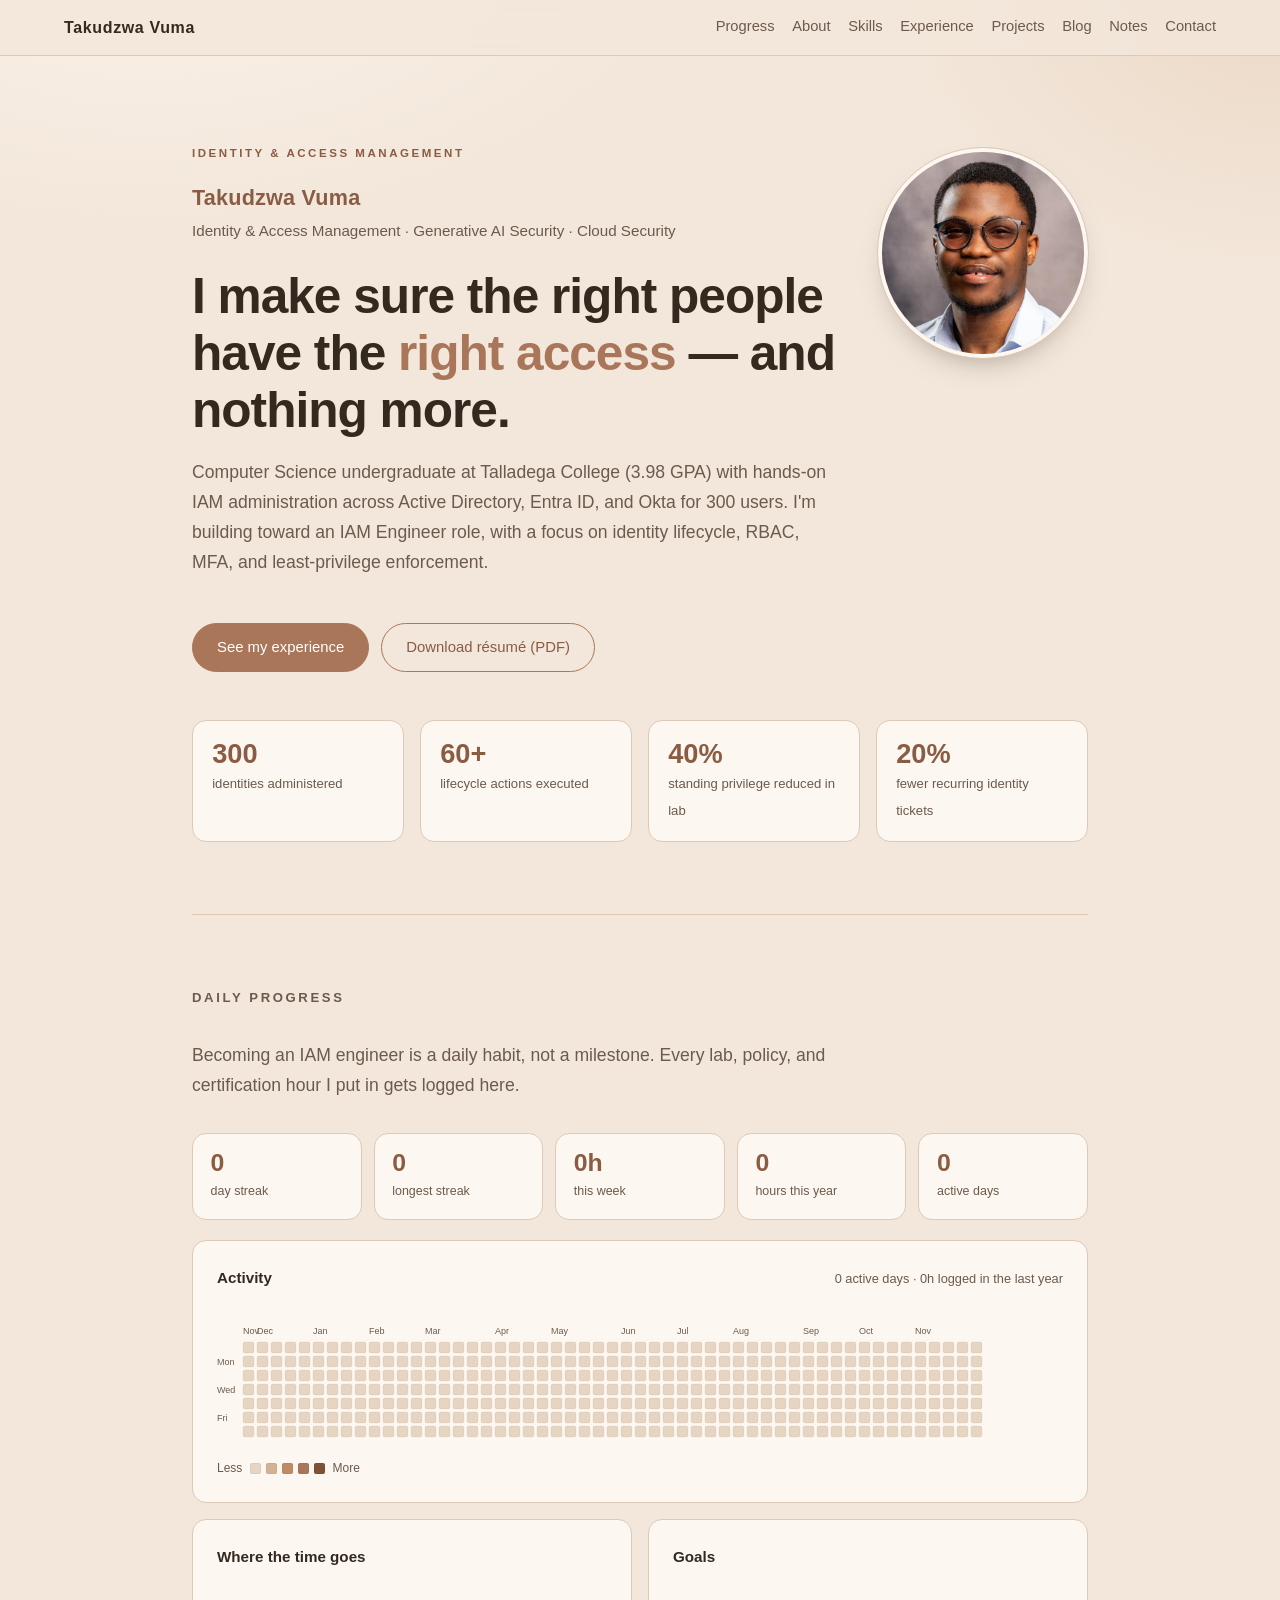
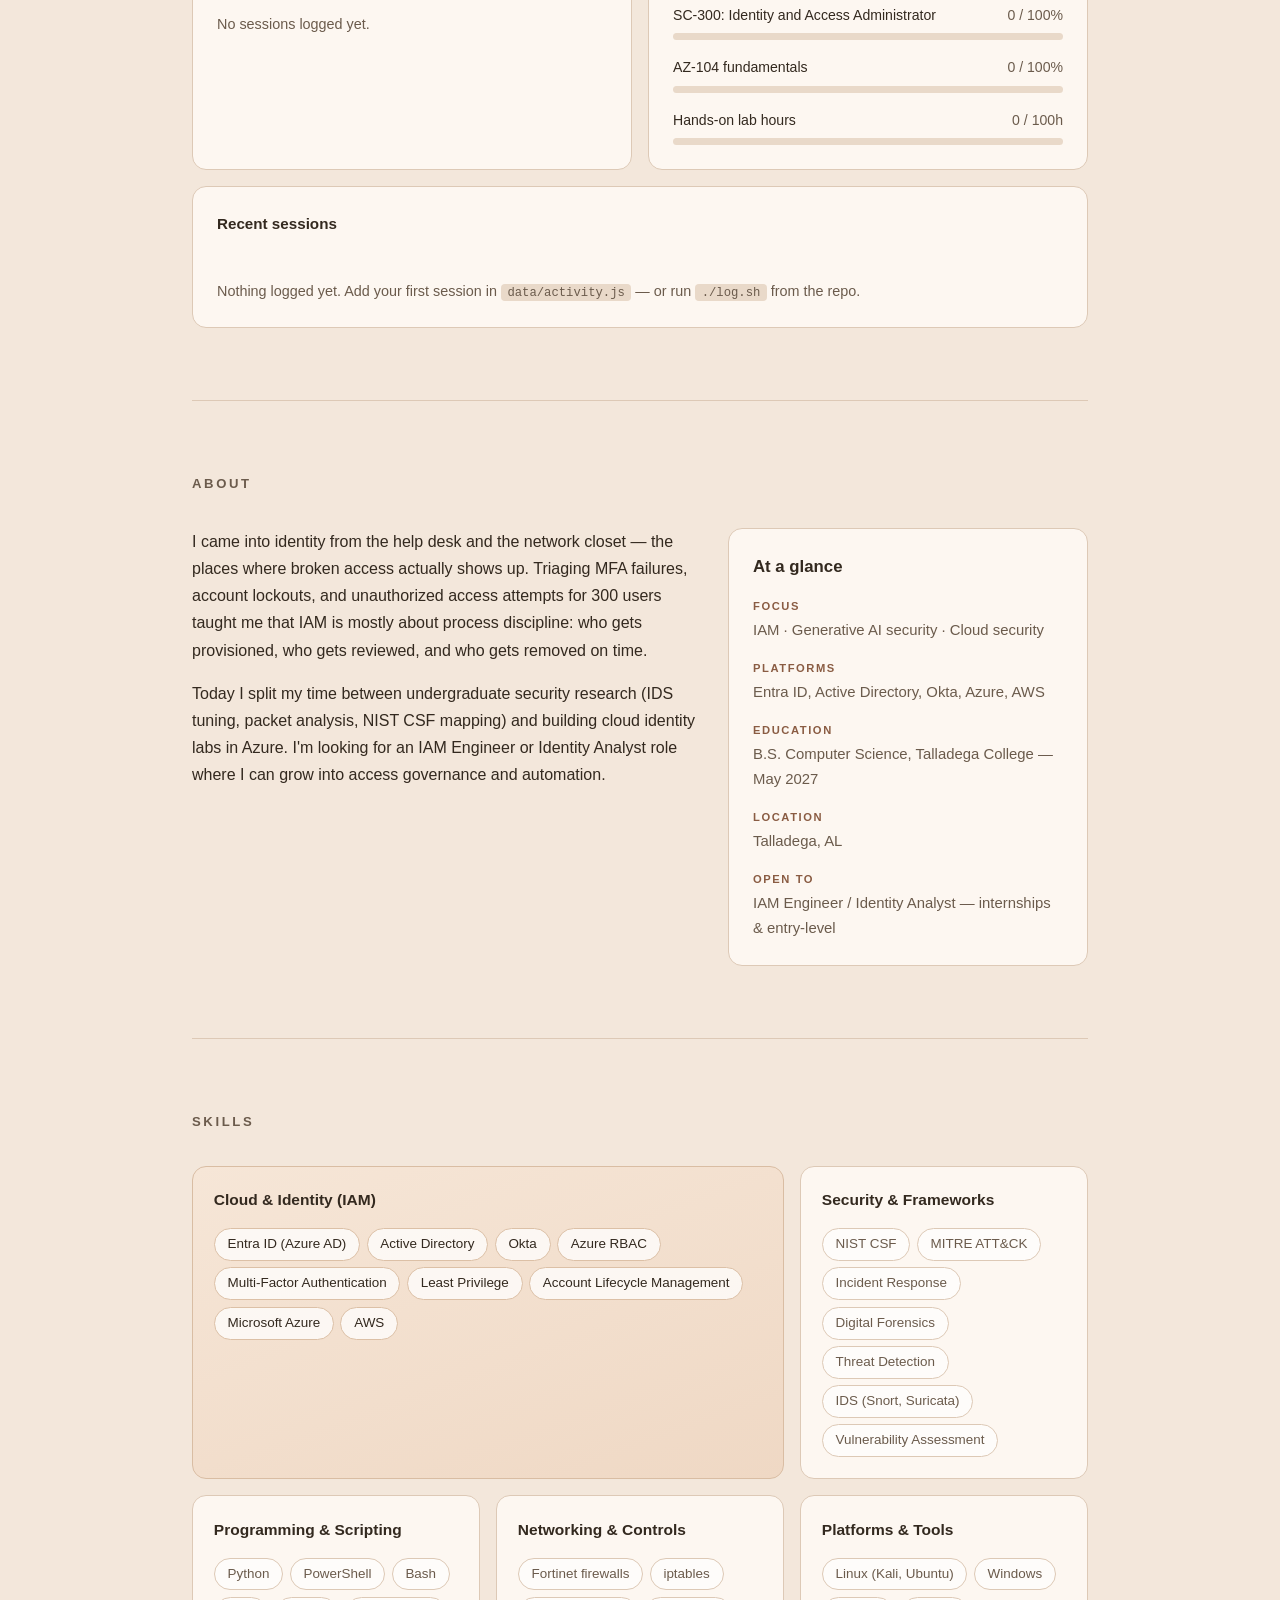
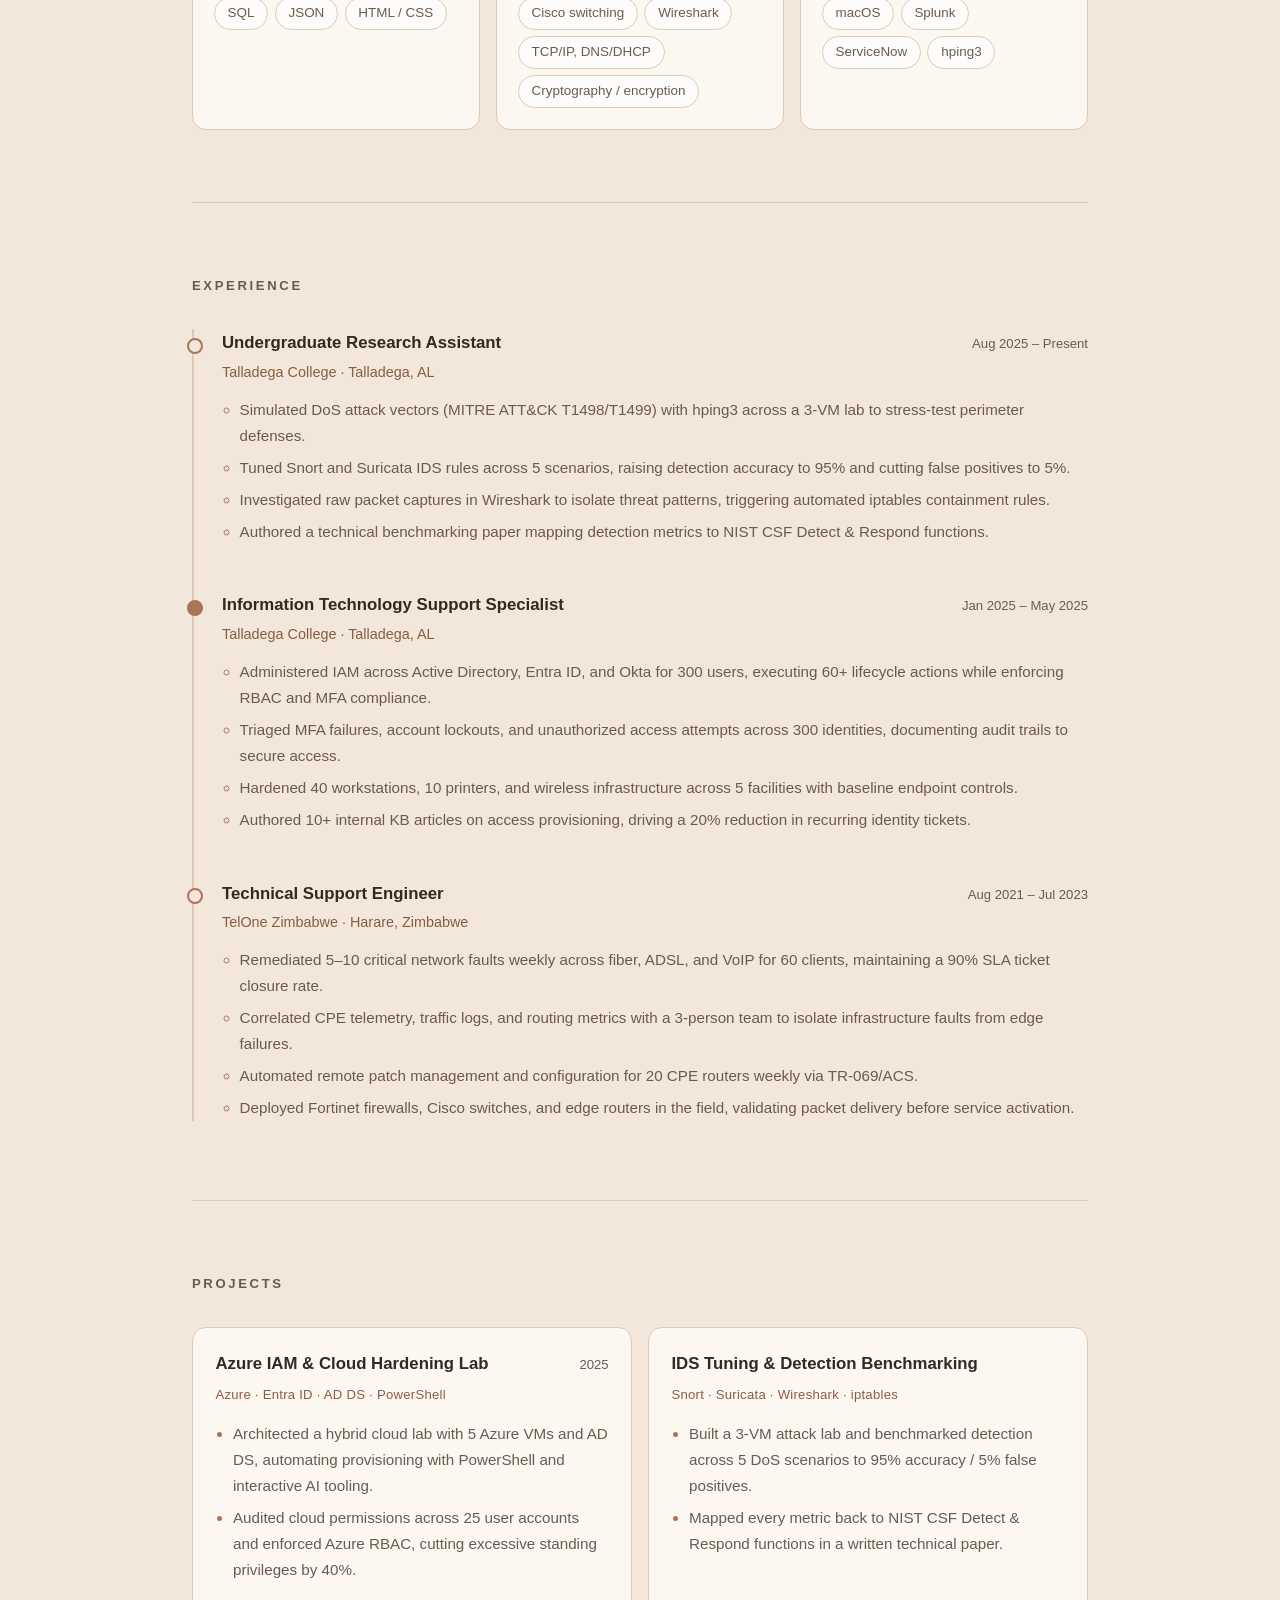
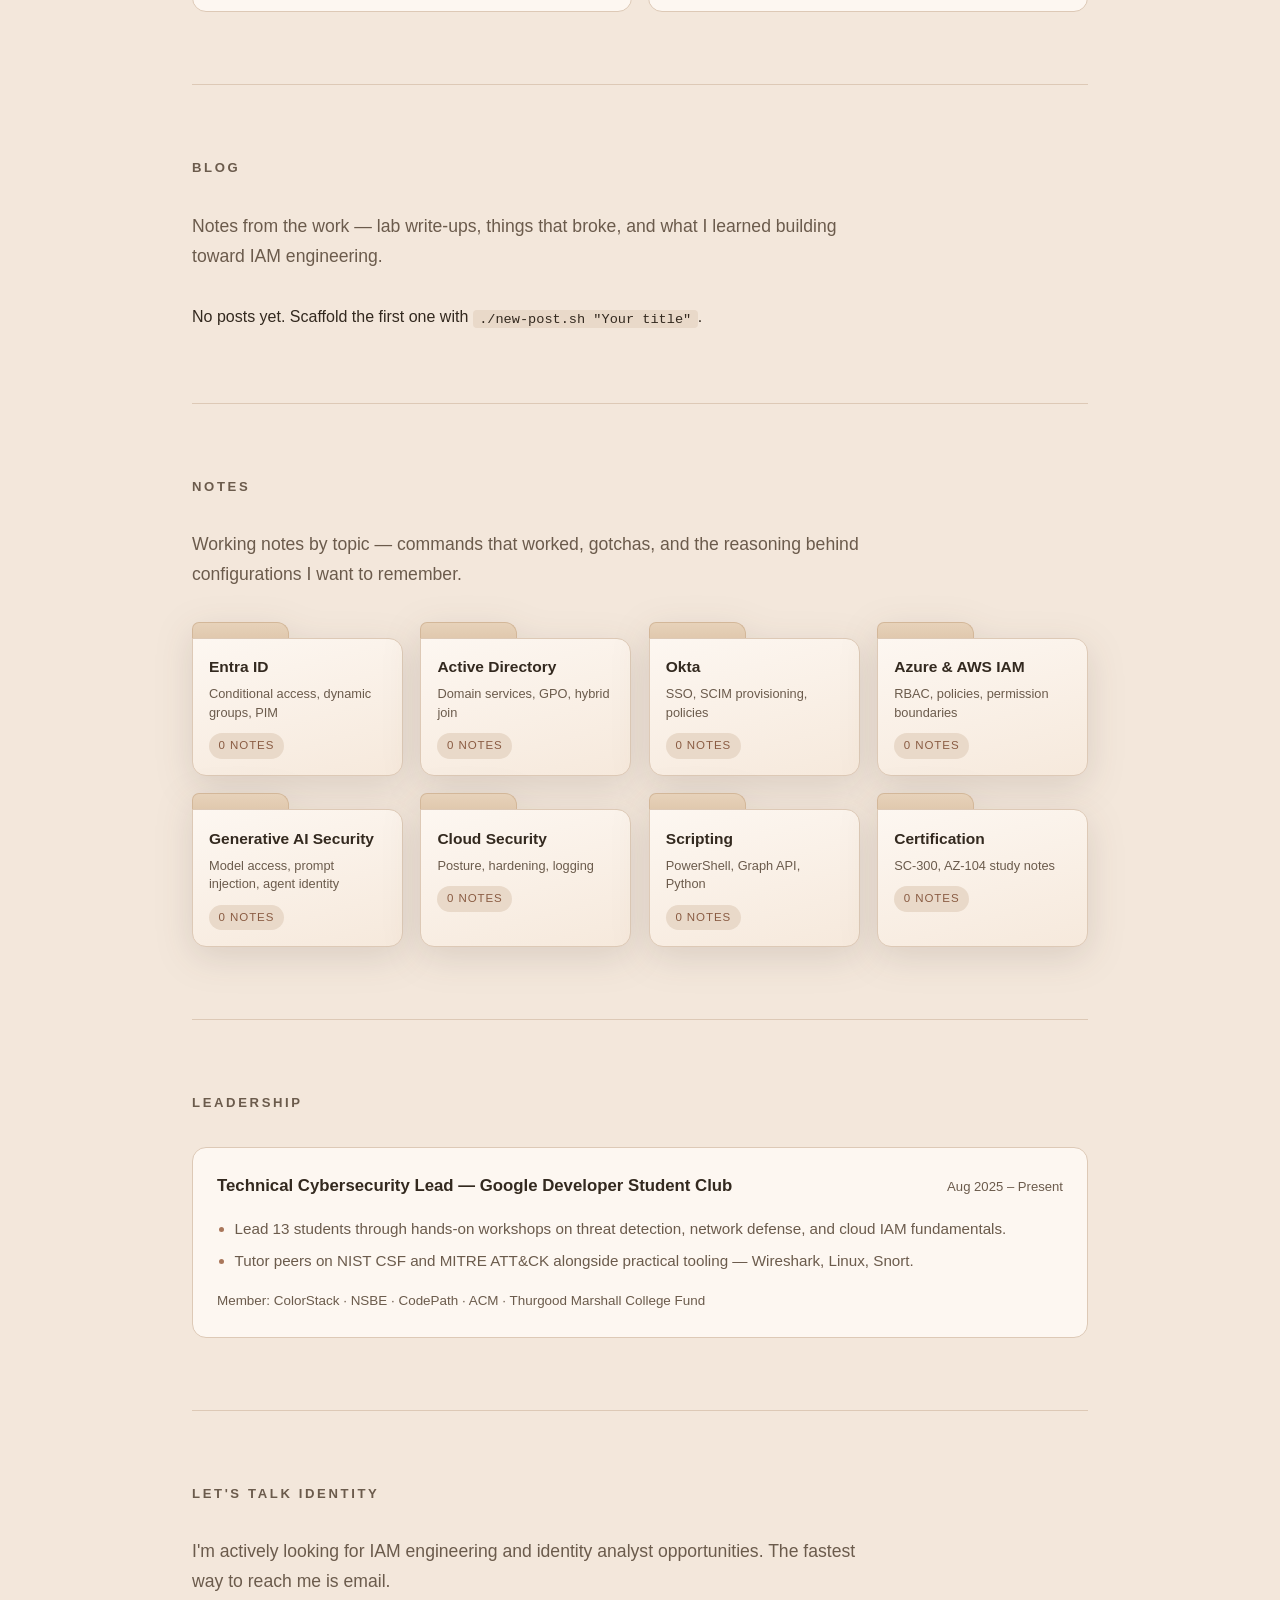
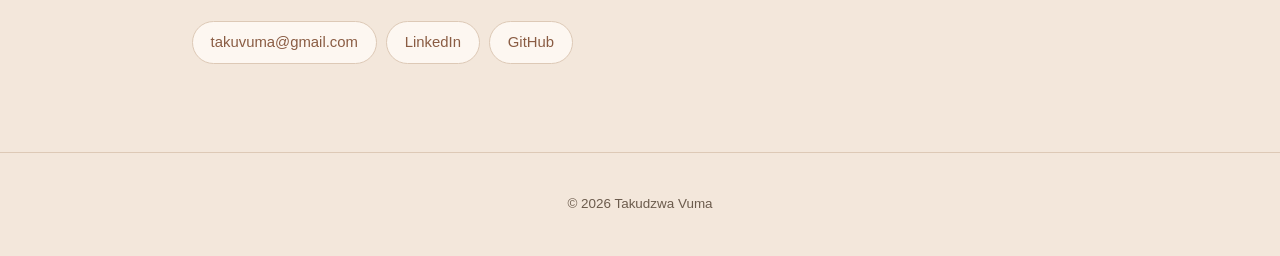
<file: index.html>
<!DOCTYPE html>
<html lang="en">
<head>
<meta charset="utf-8" />
<meta name="viewport" content="width=device-width, initial-scale=1" />
<title>Takudzwa Vuma — Identity &amp; Access Management</title>
<meta name="description" content="Takudzwa Vuma — aspiring IAM Engineer. Identity and access management, generative AI security, and cloud security." />
<link rel="stylesheet" href="styles.css" />
</head>
<body>

<header class="site-header">
  <a class="logo" href="#top">Takudzwa&nbsp;Vuma</a>
  <nav>
    <a href="#dashboard">Progress</a>
    <a href="#about">About</a>
    <a href="#skills">Skills</a>
    <a href="#experience">Experience</a>
    <a href="#projects">Projects</a>
    <a href="#writing">Blog</a>
    <a href="#notes">Notes</a>
    <a href="#contact">Contact</a>
  </nav>
</header>

<main id="top">

  <section class="hero">
    <span class="portrait">
      <img src="assets/profile.jpg" alt="Portrait of Takudzwa Vuma"
           width="1066" height="1600" loading="eager" decoding="async" />
    </span>
    <p class="eyebrow">Identity &amp; Access Management</p>
    <p class="name">Takudzwa Vuma</p>
    <p class="headline">Identity &amp; Access Management · Generative AI Security · Cloud Security</p>
    <h1>I make sure the right people<br />have the <span>right access</span> — and nothing more.</h1>
    <p class="lede">
      Computer Science undergraduate at Talladega College (3.98 GPA) with hands-on IAM administration
      across Active Directory, Entra ID, and Okta for 300 users. I'm building toward an
      IAM Engineer role, with a focus on identity lifecycle, RBAC, MFA, and least-privilege enforcement.
    </p>
    <div class="cta-row">
      <a class="cta" href="#experience">See my experience</a>
      <a class="cta ghost" href="Takudzwa_Vuma_Resume.pdf" target="_blank" rel="noopener">Download résumé (PDF)</a>
    </div>
    <ul class="stat-row">
      <li><strong>300</strong><span>identities administered</span></li>
      <li><strong>60+</strong><span>lifecycle actions executed</span></li>
      <li><strong>40%</strong><span>standing privilege reduced in lab</span></li>
      <li><strong>20%</strong><span>fewer recurring identity tickets</span></li>
    </ul>
  </section>


  <section id="dashboard">
    <h2>Daily progress</h2>
    <p class="lede section-lede">
      Becoming an IAM engineer is a daily habit, not a milestone. Every lab, policy, and
      certification hour I put in gets logged here.
    </p>

    <div class="stat-strip">
      <div><strong id="stat-streak">0</strong><span>day streak</span></div>
      <div><strong id="stat-longest">0</strong><span>longest streak</span></div>
      <div><strong id="stat-week">0h</strong><span>this week</span></div>
      <div><strong id="stat-hours">0</strong><span>hours this year</span></div>
      <div><strong id="stat-days">0</strong><span>active days</span></div>
    </div>

    <div class="panel heatmap-panel">
      <div class="panel-head">
        <h3>Activity</h3>
        <span class="panel-note" id="heatmap-total"></span>
      </div>
      <div class="heatmap-scroll">
        <svg id="heatmap" role="img" aria-label="Daily IAM study activity over the past year"></svg>
      </div>
      <div class="legend">
        <span>Less</span>
        <i class="hm-l0"></i><i class="hm-l1"></i><i class="hm-l2"></i><i class="hm-l3"></i><i class="hm-l4"></i>
        <span>More</span>
      </div>
    </div>

    <div class="dash-grid">
      <div class="panel">
        <div class="panel-head"><h3>Where the time goes</h3></div>
        <ul class="bar-list" id="category-list"></ul>
      </div>
      <div class="panel">
        <div class="panel-head"><h3>Goals</h3></div>
        <ul class="bar-list" id="goal-list"></ul>
      </div>
      <div class="panel span-2">
        <div class="panel-head"><h3>Recent sessions</h3></div>
        <ul class="feed" id="activity-feed"></ul>
      </div>
    </div>
  </section>

  <section id="about">
    <h2>About</h2>
    <div class="two-col">
      <div>
        <p>
          I came into identity from the help desk and the network closet — the places where broken access
          actually shows up. Triaging MFA failures, account lockouts, and unauthorized access attempts for
          300 users taught me that IAM is mostly about process discipline: who gets provisioned, who gets
          reviewed, and who gets removed on time.
        </p>
        <p>
          Today I split my time between undergraduate security research (IDS tuning, packet analysis,
          NIST CSF mapping) and building cloud identity labs in Azure. I'm looking for an IAM Engineer or
          Identity Analyst role where I can grow into access governance and automation.
        </p>
      </div>
      <aside class="panel">
        <h3>At a glance</h3>
        <dl>
          <dt>Focus</dt><dd>IAM · Generative AI security · Cloud security</dd>
          <dt>Platforms</dt><dd>Entra ID, Active Directory, Okta, Azure, AWS</dd>
          <dt>Education</dt><dd>B.S. Computer Science, Talladega College — May 2027</dd>
          <dt>Location</dt><dd>Talladega, AL</dd>
          <dt>Open to</dt><dd>IAM Engineer / Identity Analyst — internships &amp; entry-level</dd>
        </dl>
      </aside>
    </div>
  </section>

  <section id="skills">
    <h2>Skills</h2>
    <div class="skill-grid">
      <div class="skill-card featured">
        <h3>Cloud &amp; Identity (IAM)</h3>
        <ul>
          <li>Entra ID (Azure AD)</li><li>Active Directory</li><li>Okta</li>
          <li>Azure RBAC</li><li>Multi-Factor Authentication</li>
          <li>Least Privilege</li><li>Account Lifecycle Management</li>
          <li>Microsoft Azure</li><li>AWS</li>
        </ul>
      </div>
      <div class="skill-card">
        <h3>Security &amp; Frameworks</h3>
        <ul>
          <li>NIST CSF</li><li>MITRE ATT&amp;CK</li><li>Incident Response</li>
          <li>Digital Forensics</li><li>Threat Detection</li>
          <li>IDS (Snort, Suricata)</li><li>Vulnerability Assessment</li>
        </ul>
      </div>
      <div class="skill-card">
        <h3>Programming &amp; Scripting</h3>
        <ul>
          <li>Python</li><li>PowerShell</li><li>Bash</li>
          <li>SQL</li><li>JSON</li><li>HTML / CSS</li>
        </ul>
      </div>
      <div class="skill-card">
        <h3>Networking &amp; Controls</h3>
        <ul>
          <li>Fortinet firewalls</li><li>iptables</li><li>Cisco switching</li>
          <li>Wireshark</li><li>TCP/IP, DNS/DHCP</li><li>Cryptography / encryption</li>
        </ul>
      </div>
      <div class="skill-card">
        <h3>Platforms &amp; Tools</h3>
        <ul>
          <li>Linux (Kali, Ubuntu)</li><li>Windows</li><li>macOS</li>
          <li>Splunk</li><li>ServiceNow</li><li>hping3</li>
        </ul>
      </div>
    </div>
  </section>

  <section id="experience">
    <h2>Experience</h2>
    <ol class="timeline">
      <li>
        <div class="role-head">
          <h3>Undergraduate Research Assistant</h3>
          <span class="when">Aug 2025 – Present</span>
        </div>
        <p class="org">Talladega College · Talladega, AL</p>
        <ul>
          <li>Simulated DoS attack vectors (MITRE ATT&amp;CK T1498/T1499) with hping3 across a 3-VM lab to stress-test perimeter defenses.</li>
          <li>Tuned Snort and Suricata IDS rules across 5 scenarios, raising detection accuracy to 95% and cutting false positives to 5%.</li>
          <li>Investigated raw packet captures in Wireshark to isolate threat patterns, triggering automated iptables containment rules.</li>
          <li>Authored a technical benchmarking paper mapping detection metrics to NIST CSF Detect &amp; Respond functions.</li>
        </ul>
      </li>
      <li class="highlight">
        <div class="role-head">
          <h3>Information Technology Support Specialist</h3>
          <span class="when">Jan 2025 – May 2025</span>
        </div>
        <p class="org">Talladega College · Talladega, AL</p>
        <ul>
          <li>Administered IAM across Active Directory, Entra ID, and Okta for 300 users, executing 60+ lifecycle actions while enforcing RBAC and MFA compliance.</li>
          <li>Triaged MFA failures, account lockouts, and unauthorized access attempts across 300 identities, documenting audit trails to secure access.</li>
          <li>Hardened 40 workstations, 10 printers, and wireless infrastructure across 5 facilities with baseline endpoint controls.</li>
          <li>Authored 10+ internal KB articles on access provisioning, driving a 20% reduction in recurring identity tickets.</li>
        </ul>
      </li>
      <li>
        <div class="role-head">
          <h3>Technical Support Engineer</h3>
          <span class="when">Aug 2021 – Jul 2023</span>
        </div>
        <p class="org">TelOne Zimbabwe · Harare, Zimbabwe</p>
        <ul>
          <li>Remediated 5–10 critical network faults weekly across fiber, ADSL, and VoIP for 60 clients, maintaining a 90% SLA ticket closure rate.</li>
          <li>Correlated CPE telemetry, traffic logs, and routing metrics with a 3-person team to isolate infrastructure faults from edge failures.</li>
          <li>Automated remote patch management and configuration for 20 CPE routers weekly via TR-069/ACS.</li>
          <li>Deployed Fortinet firewalls, Cisco switches, and edge routers in the field, validating packet delivery before service activation.</li>
        </ul>
      </li>
    </ol>
  </section>

  <section id="projects">
    <h2>Projects</h2>
    <div class="grid">
      <article class="card">
        <div class="role-head">
          <h3>Azure IAM &amp; Cloud Hardening Lab</h3>
          <span class="when">2025</span>
        </div>
        <p class="stack">Azure · Entra ID · AD DS · PowerShell</p>
        <ul>
          <li>Architected a hybrid cloud lab with 5 Azure VMs and AD DS, automating provisioning with PowerShell and interactive AI tooling.</li>
          <li>Audited cloud permissions across 25 user accounts and enforced Azure RBAC, cutting excessive standing privileges by 40%.</li>
        </ul>
      </article>
      <article class="card">
        <h3>IDS Tuning &amp; Detection Benchmarking</h3>
        <p class="stack">Snort · Suricata · Wireshark · iptables</p>
        <ul>
          <li>Built a 3-VM attack lab and benchmarked detection across 5 DoS scenarios to 95% accuracy / 5% false positives.</li>
          <li>Mapped every metric back to NIST CSF Detect &amp; Respond functions in a written technical paper.</li>
        </ul>
      </article>
    </div>
  </section>


  <section id="writing">
    <h2>Blog</h2>
    <p class="lede section-lede">
      Notes from the work — lab write-ups, things that broke, and what I learned
      building toward IAM engineering.
    </p>
    <ul class="post-list" id="post-list"></ul>
  </section>


  <section id="notes">
    <h2>Notes</h2>
    <p class="lede section-lede">
      Working notes by topic — commands that worked, gotchas, and the reasoning
      behind configurations I want to remember.
    </p>
    <ul class="folder-grid" id="note-folders"></ul>
  </section>

  <section id="leadership">
    <h2>Leadership</h2>
    <div class="panel wide">
      <div class="role-head">
        <h3>Technical Cybersecurity Lead — Google Developer Student Club</h3>
        <span class="when">Aug 2025 – Present</span>
      </div>
      <ul>
        <li>Lead 13 students through hands-on workshops on threat detection, network defense, and cloud IAM fundamentals.</li>
        <li>Tutor peers on NIST CSF and MITRE ATT&amp;CK alongside practical tooling — Wireshark, Linux, Snort.</li>
      </ul>
      <p class="affil">Member: ColorStack · NSBE · CodePath · ACM · Thurgood Marshall College Fund</p>
    </div>
  </section>

  <section id="contact">
    <h2>Let's talk identity</h2>
    <p class="lede">I'm actively looking for IAM engineering and identity analyst opportunities. The fastest way to reach me is email.</p>
    <p class="contact-links">
      <a href="mailto:takuvuma@gmail.com">takuvuma@gmail.com</a>
      <a href="https://linkedin.com/in/takudzwa-vuma" target="_blank" rel="noopener">LinkedIn</a>
      <a href="https://github.com/Takuvuma" target="_blank" rel="noopener">GitHub</a>
    </p>
  </section>

</main>

<footer>© <span id="year"></span> Takudzwa Vuma</footer>
<script src="data/activity.js"></script>
<script src="dashboard.js"></script>
<script src="data/posts.js"></script>
<script src="blog.js"></script>
<script src="data/notes.js"></script>
<script src="notes.js"></script>
<script src="script.js"></script>
</body>
</html>
</file>
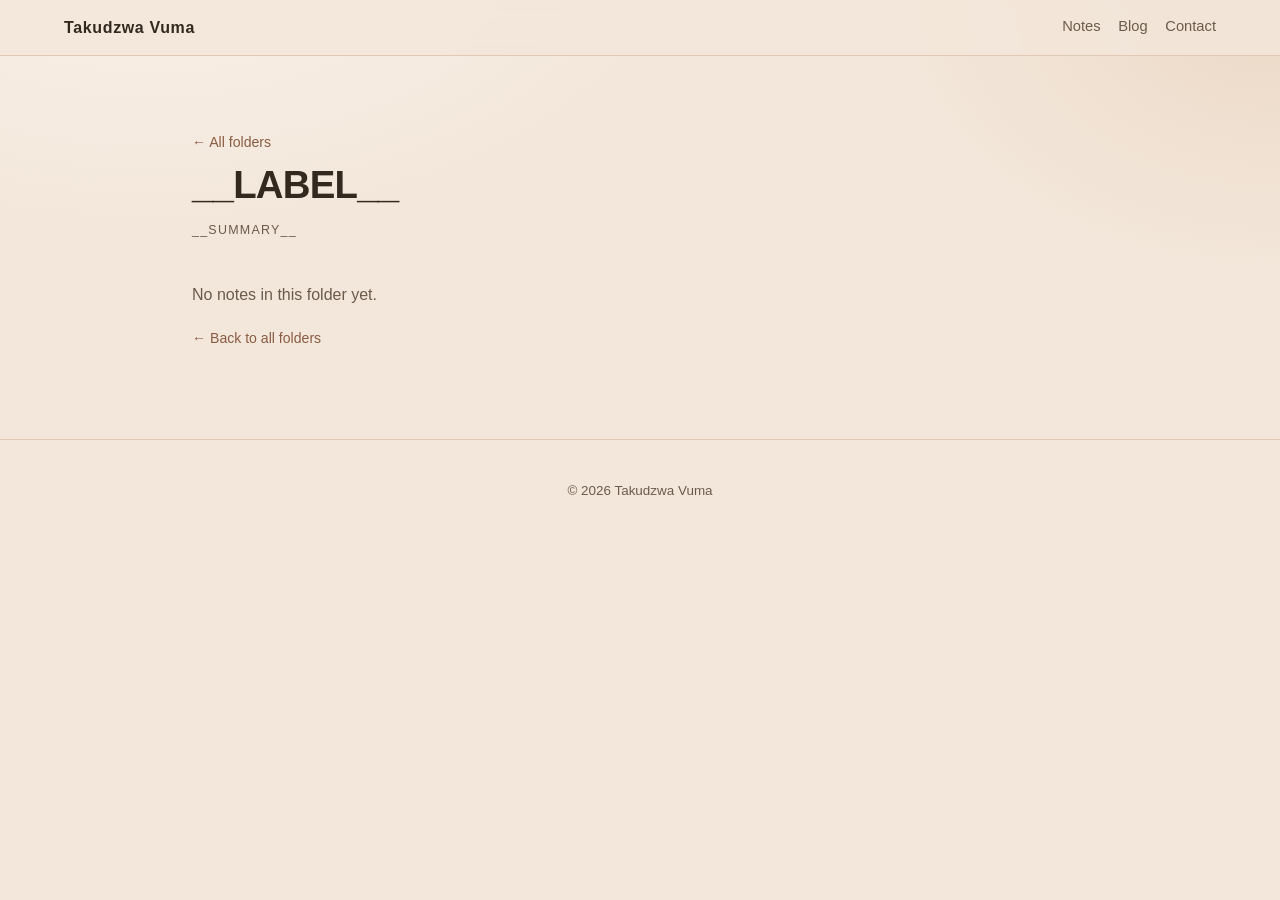
<file: notes/_template.html>
<!DOCTYPE html>
<html lang="en">
<head>
<meta charset="utf-8" />
<meta name="viewport" content="width=device-width, initial-scale=1" />
<title>__LABEL__ notes — Takudzwa Vuma</title>
<meta name="description" content="__LABEL__ working notes by Takudzwa Vuma." />
<link rel="stylesheet" href="../styles.css" />
</head>
<body>

<header class="site-header">
  <a class="logo" href="../index.html">Takudzwa&nbsp;Vuma</a>
  <nav>
    <a href="../index.html#notes">Notes</a>
    <a href="../index.html#writing">Blog</a>
    <a href="../index.html#contact">Contact</a>
  </nav>
</header>

<main>
  <article class="post-body">
    <section>
      <div class="post-head">
        <a class="back-link" href="../index.html#notes">← All folders</a>
        <h1>__LABEL__</h1>
        <p class="post-meta">__SUMMARY__</p>
      </div>

      <!-- NOTES:START -->
      <p class="empty">No notes in this folder yet.</p>
      <!-- NOTES:END -->

      <p><a class="back-link" href="../index.html#notes">← Back to all folders</a></p>
    </section>
  </article>
</main>

<footer>© <span id="year"></span> Takudzwa Vuma</footer>
<script src="../script.js"></script>
</body>
</html>
</file>
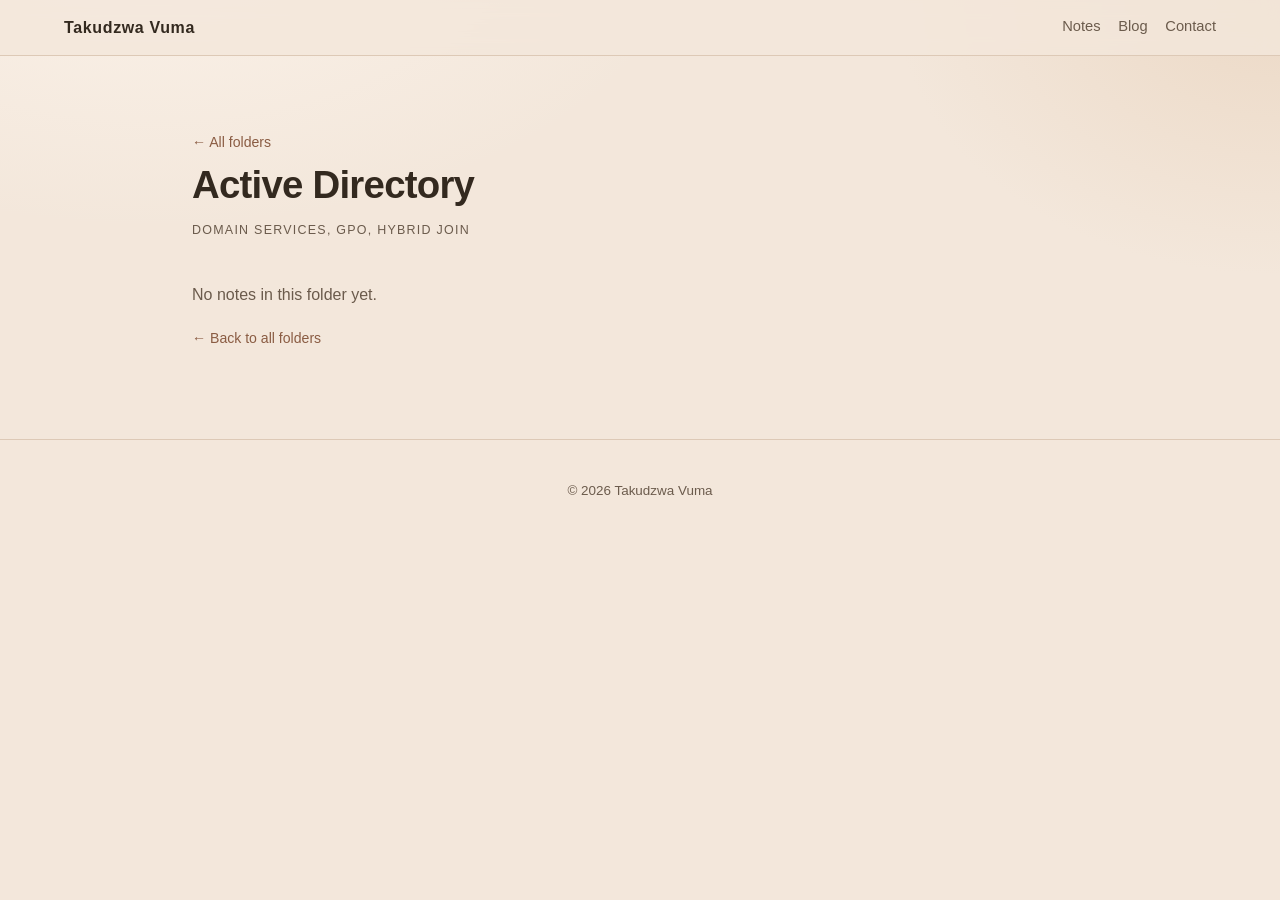
<file: notes/active-directory.html>
<!DOCTYPE html>
<html lang="en">
<head>
<meta charset="utf-8" />
<meta name="viewport" content="width=device-width, initial-scale=1" />
<title>Active Directory notes — Takudzwa Vuma</title>
<meta name="description" content="Active Directory working notes by Takudzwa Vuma." />
<link rel="stylesheet" href="../styles.css" />
</head>
<body>

<header class="site-header">
  <a class="logo" href="../index.html">Takudzwa&nbsp;Vuma</a>
  <nav>
    <a href="../index.html#notes">Notes</a>
    <a href="../index.html#writing">Blog</a>
    <a href="../index.html#contact">Contact</a>
  </nav>
</header>

<main>
  <article class="post-body">
    <section>
      <div class="post-head">
        <a class="back-link" href="../index.html#notes">← All folders</a>
        <h1>Active Directory</h1>
        <p class="post-meta">Domain services, GPO, hybrid join</p>
      </div>

      <!-- NOTES:START -->
      <p class="empty">No notes in this folder yet.</p>
      <!-- NOTES:END -->

      <p><a class="back-link" href="../index.html#notes">← Back to all folders</a></p>
    </section>
  </article>
</main>

<footer>© <span id="year"></span> Takudzwa Vuma</footer>
<script src="../script.js"></script>
</body>
</html>
</file>
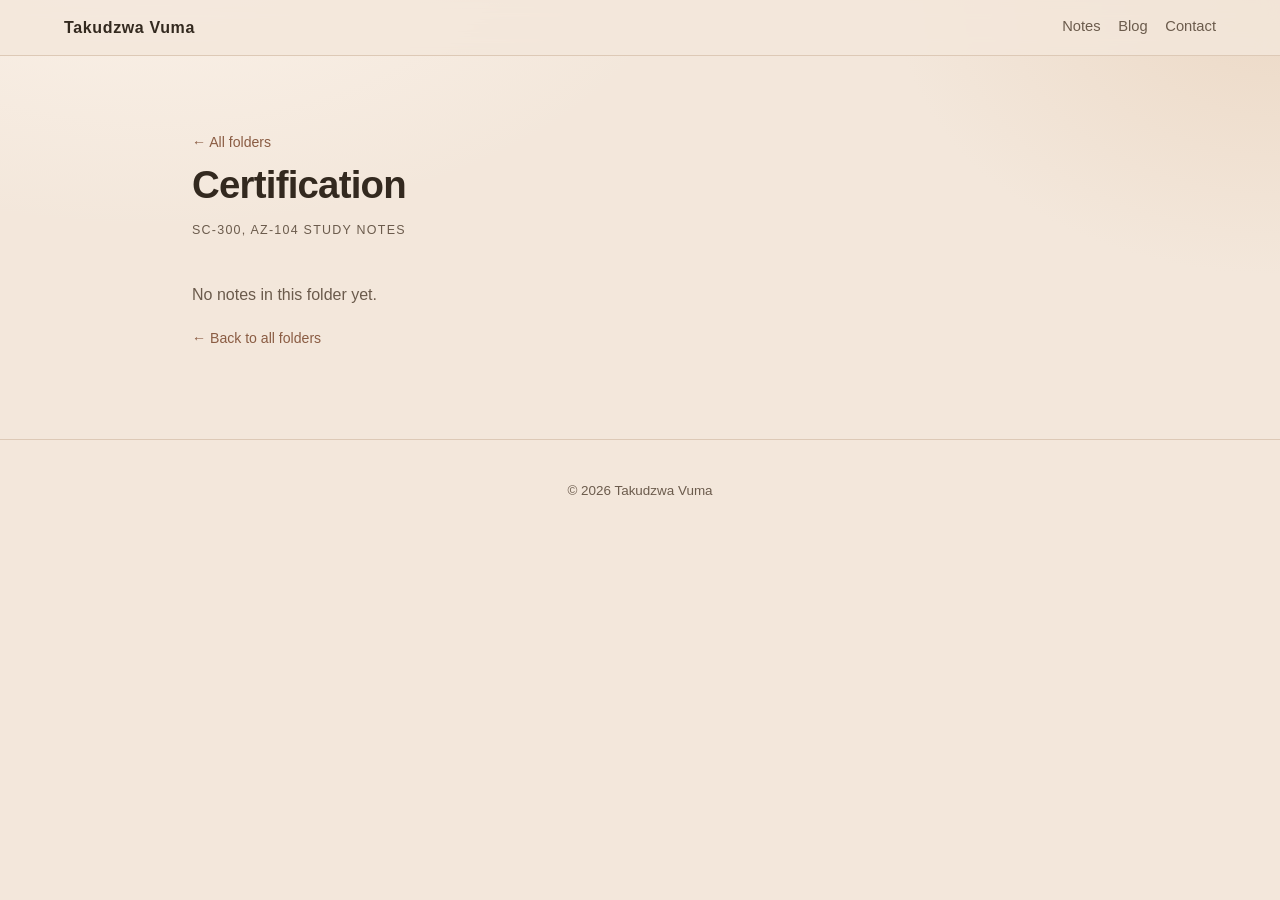
<file: notes/certs.html>
<!DOCTYPE html>
<html lang="en">
<head>
<meta charset="utf-8" />
<meta name="viewport" content="width=device-width, initial-scale=1" />
<title>Certification notes — Takudzwa Vuma</title>
<meta name="description" content="Certification working notes by Takudzwa Vuma." />
<link rel="stylesheet" href="../styles.css" />
</head>
<body>

<header class="site-header">
  <a class="logo" href="../index.html">Takudzwa&nbsp;Vuma</a>
  <nav>
    <a href="../index.html#notes">Notes</a>
    <a href="../index.html#writing">Blog</a>
    <a href="../index.html#contact">Contact</a>
  </nav>
</header>

<main>
  <article class="post-body">
    <section>
      <div class="post-head">
        <a class="back-link" href="../index.html#notes">← All folders</a>
        <h1>Certification</h1>
        <p class="post-meta">SC-300, AZ-104 study notes</p>
      </div>

      <!-- NOTES:START -->
      <p class="empty">No notes in this folder yet.</p>
      <!-- NOTES:END -->

      <p><a class="back-link" href="../index.html#notes">← Back to all folders</a></p>
    </section>
  </article>
</main>

<footer>© <span id="year"></span> Takudzwa Vuma</footer>
<script src="../script.js"></script>
</body>
</html>
</file>
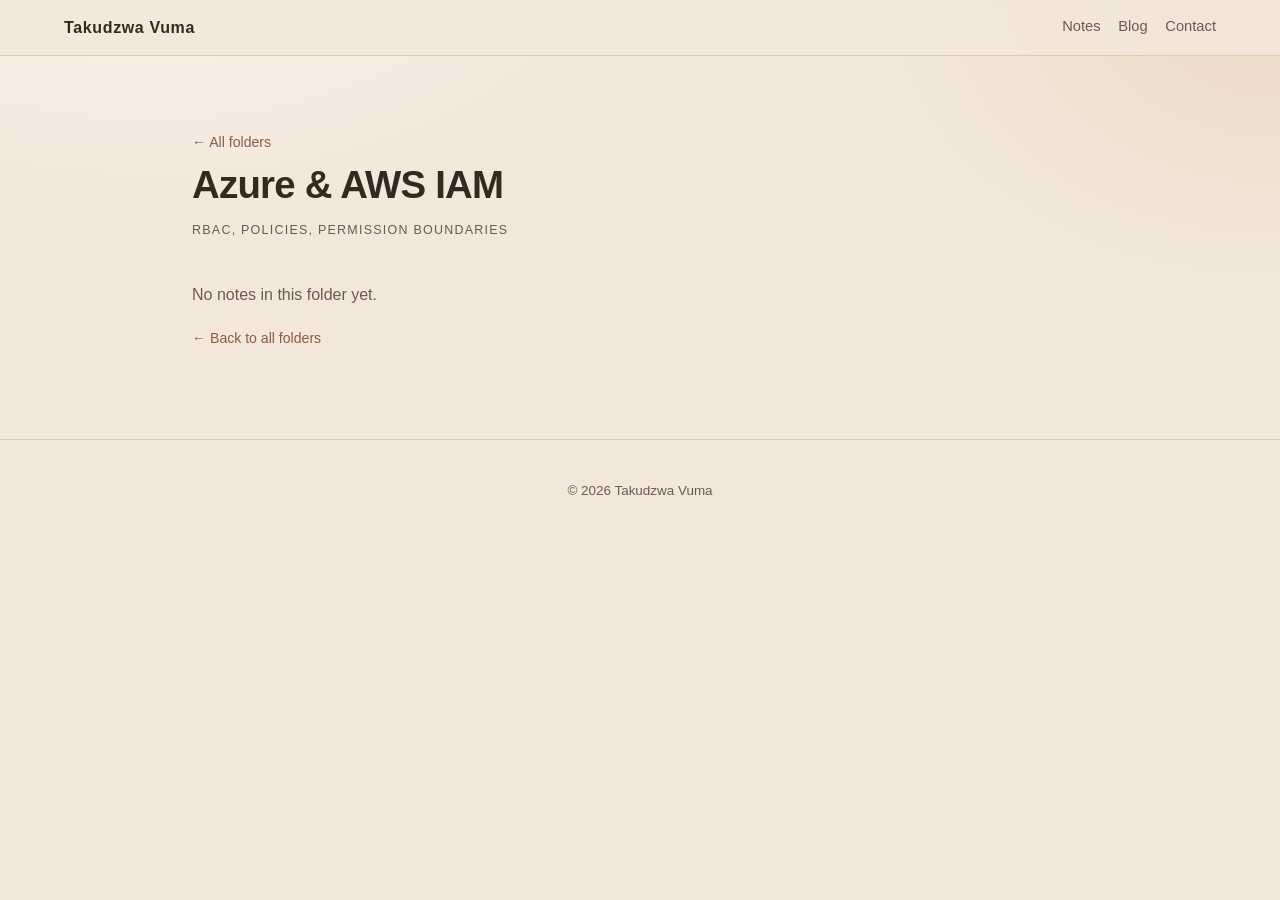
<file: notes/cloud-iam.html>
<!DOCTYPE html>
<html lang="en">
<head>
<meta charset="utf-8" />
<meta name="viewport" content="width=device-width, initial-scale=1" />
<title>Azure &amp; AWS IAM notes — Takudzwa Vuma</title>
<meta name="description" content="Azure &amp; AWS IAM working notes by Takudzwa Vuma." />
<link rel="stylesheet" href="../styles.css" />
</head>
<body>

<header class="site-header">
  <a class="logo" href="../index.html">Takudzwa&nbsp;Vuma</a>
  <nav>
    <a href="../index.html#notes">Notes</a>
    <a href="../index.html#writing">Blog</a>
    <a href="../index.html#contact">Contact</a>
  </nav>
</header>

<main>
  <article class="post-body">
    <section>
      <div class="post-head">
        <a class="back-link" href="../index.html#notes">← All folders</a>
        <h1>Azure &amp; AWS IAM</h1>
        <p class="post-meta">RBAC, policies, permission boundaries</p>
      </div>

      <!-- NOTES:START -->
      <p class="empty">No notes in this folder yet.</p>
      <!-- NOTES:END -->

      <p><a class="back-link" href="../index.html#notes">← Back to all folders</a></p>
    </section>
  </article>
</main>

<footer>© <span id="year"></span> Takudzwa Vuma</footer>
<script src="../script.js"></script>
</body>
</html>
</file>
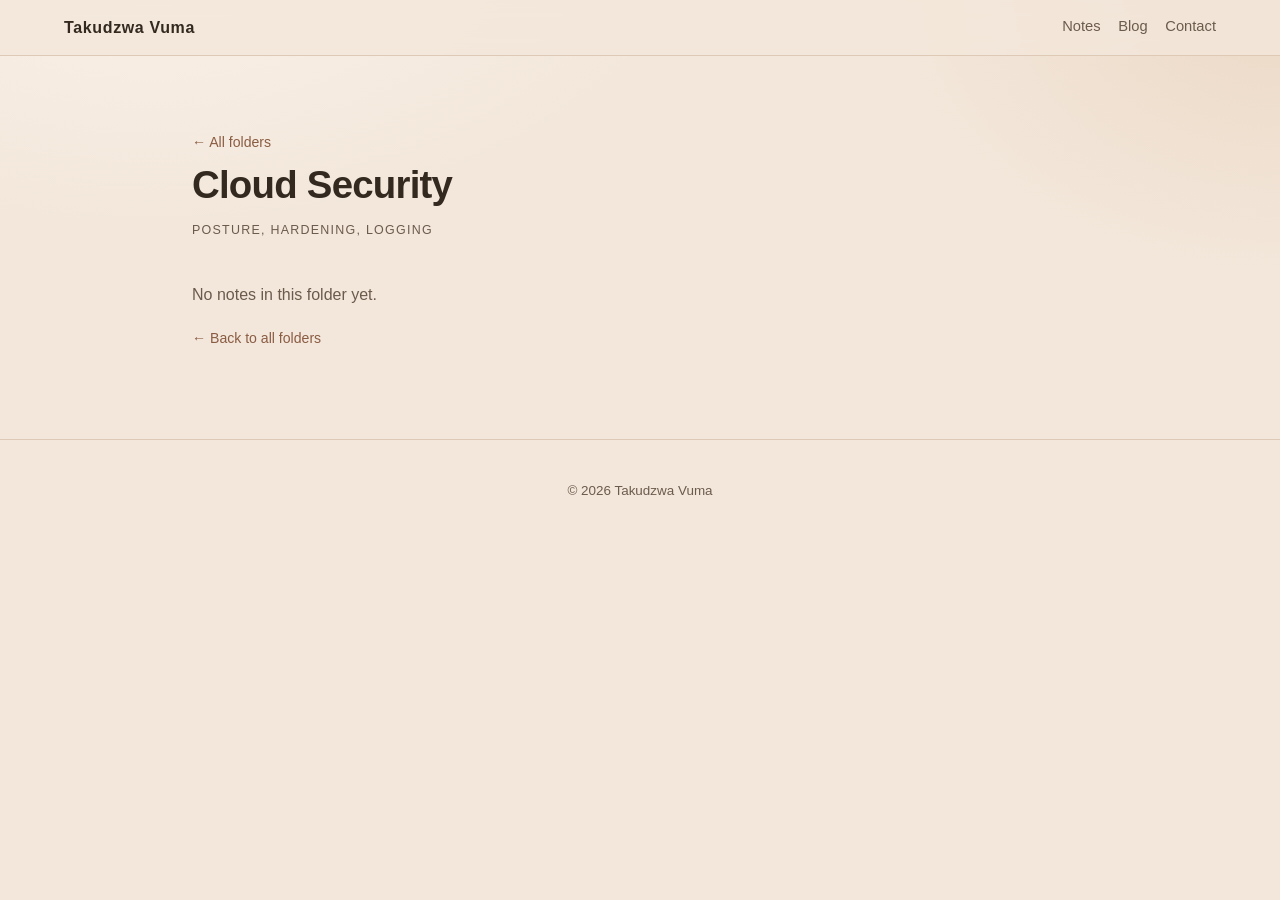
<file: notes/cloud-security.html>
<!DOCTYPE html>
<html lang="en">
<head>
<meta charset="utf-8" />
<meta name="viewport" content="width=device-width, initial-scale=1" />
<title>Cloud Security notes — Takudzwa Vuma</title>
<meta name="description" content="Cloud Security working notes by Takudzwa Vuma." />
<link rel="stylesheet" href="../styles.css" />
</head>
<body>

<header class="site-header">
  <a class="logo" href="../index.html">Takudzwa&nbsp;Vuma</a>
  <nav>
    <a href="../index.html#notes">Notes</a>
    <a href="../index.html#writing">Blog</a>
    <a href="../index.html#contact">Contact</a>
  </nav>
</header>

<main>
  <article class="post-body">
    <section>
      <div class="post-head">
        <a class="back-link" href="../index.html#notes">← All folders</a>
        <h1>Cloud Security</h1>
        <p class="post-meta">Posture, hardening, logging</p>
      </div>

      <!-- NOTES:START -->
      <p class="empty">No notes in this folder yet.</p>
      <!-- NOTES:END -->

      <p><a class="back-link" href="../index.html#notes">← Back to all folders</a></p>
    </section>
  </article>
</main>

<footer>© <span id="year"></span> Takudzwa Vuma</footer>
<script src="../script.js"></script>
</body>
</html>
</file>
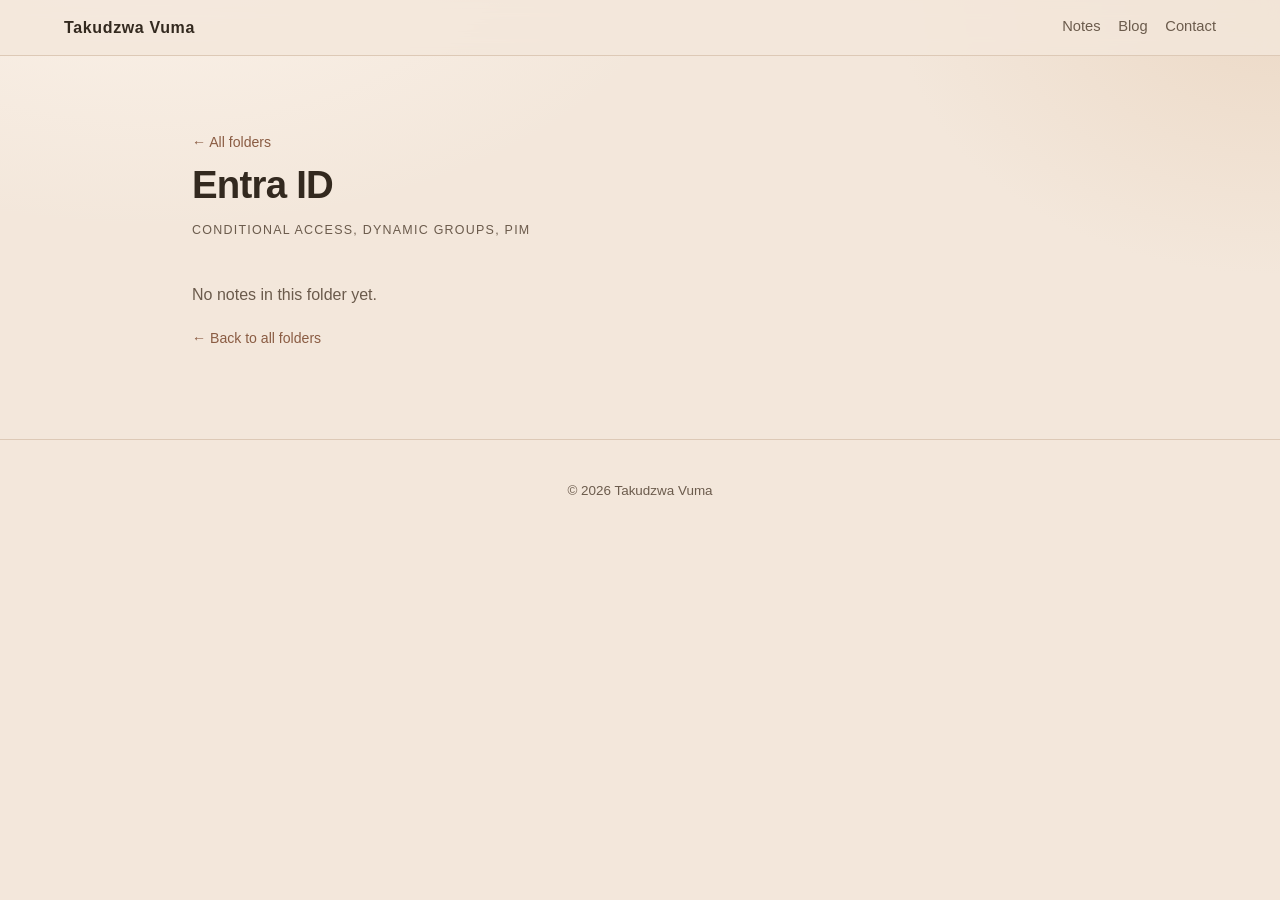
<file: notes/entra-id.html>
<!DOCTYPE html>
<html lang="en">
<head>
<meta charset="utf-8" />
<meta name="viewport" content="width=device-width, initial-scale=1" />
<title>Entra ID notes — Takudzwa Vuma</title>
<meta name="description" content="Entra ID working notes by Takudzwa Vuma." />
<link rel="stylesheet" href="../styles.css" />
</head>
<body>

<header class="site-header">
  <a class="logo" href="../index.html">Takudzwa&nbsp;Vuma</a>
  <nav>
    <a href="../index.html#notes">Notes</a>
    <a href="../index.html#writing">Blog</a>
    <a href="../index.html#contact">Contact</a>
  </nav>
</header>

<main>
  <article class="post-body">
    <section>
      <div class="post-head">
        <a class="back-link" href="../index.html#notes">← All folders</a>
        <h1>Entra ID</h1>
        <p class="post-meta">Conditional access, dynamic groups, PIM</p>
      </div>

      <!-- NOTES:START -->
      <p class="empty">No notes in this folder yet.</p>
      <!-- NOTES:END -->

      <p><a class="back-link" href="../index.html#notes">← Back to all folders</a></p>
    </section>
  </article>
</main>

<footer>© <span id="year"></span> Takudzwa Vuma</footer>
<script src="../script.js"></script>
</body>
</html>
</file>
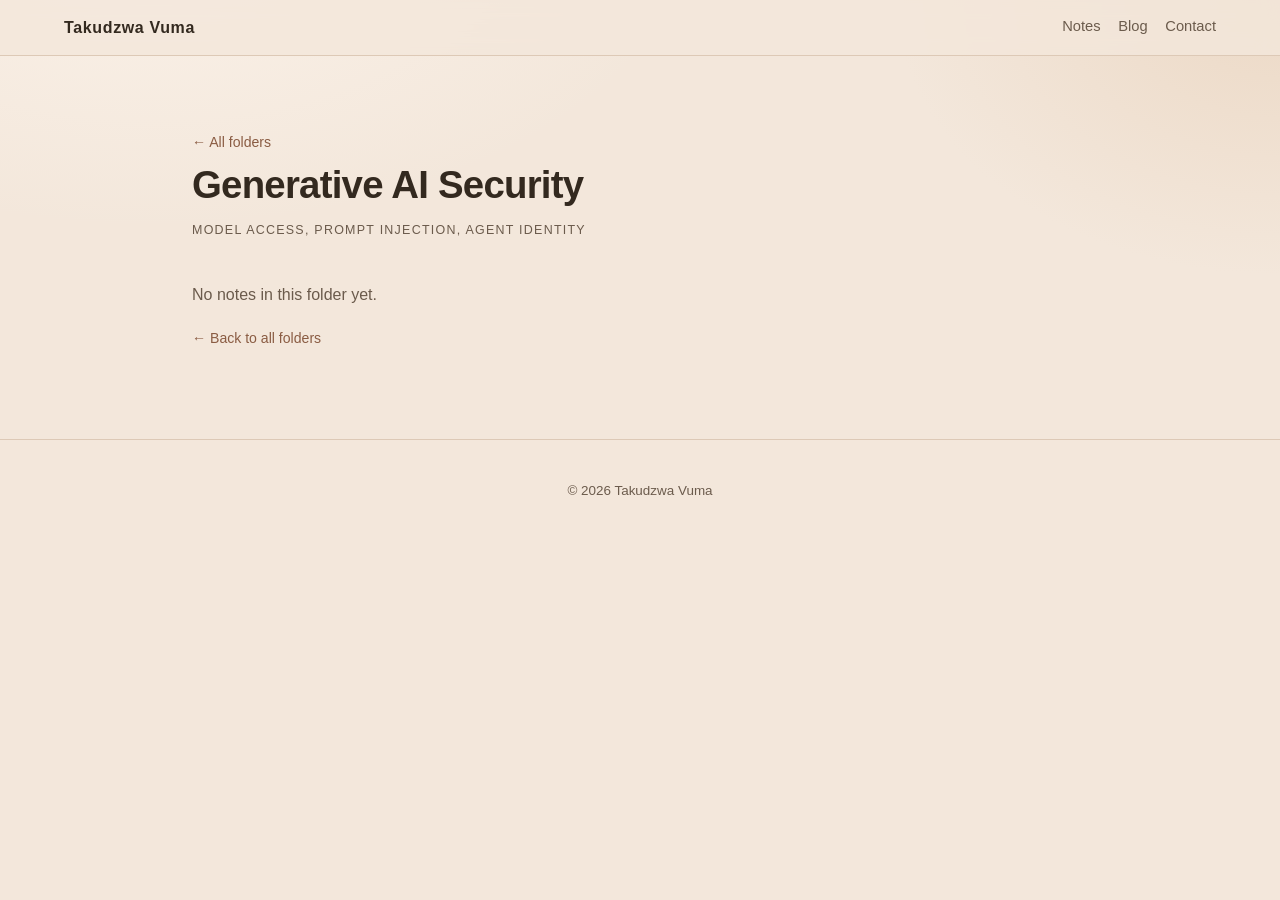
<file: notes/genai-security.html>
<!DOCTYPE html>
<html lang="en">
<head>
<meta charset="utf-8" />
<meta name="viewport" content="width=device-width, initial-scale=1" />
<title>Generative AI Security notes — Takudzwa Vuma</title>
<meta name="description" content="Generative AI Security working notes by Takudzwa Vuma." />
<link rel="stylesheet" href="../styles.css" />
</head>
<body>

<header class="site-header">
  <a class="logo" href="../index.html">Takudzwa&nbsp;Vuma</a>
  <nav>
    <a href="../index.html#notes">Notes</a>
    <a href="../index.html#writing">Blog</a>
    <a href="../index.html#contact">Contact</a>
  </nav>
</header>

<main>
  <article class="post-body">
    <section>
      <div class="post-head">
        <a class="back-link" href="../index.html#notes">← All folders</a>
        <h1>Generative AI Security</h1>
        <p class="post-meta">Model access, prompt injection, agent identity</p>
      </div>

      <!-- NOTES:START -->
      <p class="empty">No notes in this folder yet.</p>
      <!-- NOTES:END -->

      <p><a class="back-link" href="../index.html#notes">← Back to all folders</a></p>
    </section>
  </article>
</main>

<footer>© <span id="year"></span> Takudzwa Vuma</footer>
<script src="../script.js"></script>
</body>
</html>
</file>
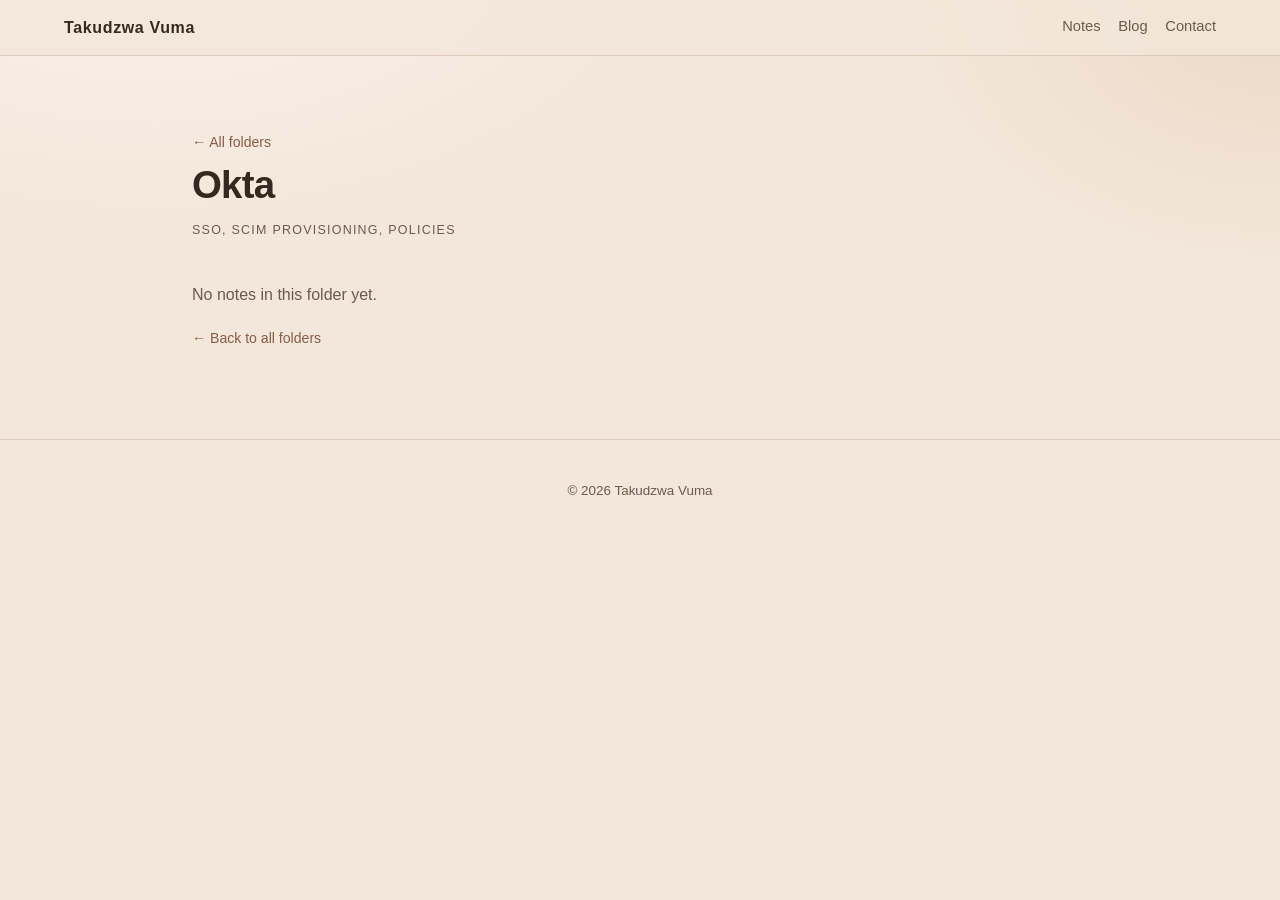
<file: notes/okta.html>
<!DOCTYPE html>
<html lang="en">
<head>
<meta charset="utf-8" />
<meta name="viewport" content="width=device-width, initial-scale=1" />
<title>Okta notes — Takudzwa Vuma</title>
<meta name="description" content="Okta working notes by Takudzwa Vuma." />
<link rel="stylesheet" href="../styles.css" />
</head>
<body>

<header class="site-header">
  <a class="logo" href="../index.html">Takudzwa&nbsp;Vuma</a>
  <nav>
    <a href="../index.html#notes">Notes</a>
    <a href="../index.html#writing">Blog</a>
    <a href="../index.html#contact">Contact</a>
  </nav>
</header>

<main>
  <article class="post-body">
    <section>
      <div class="post-head">
        <a class="back-link" href="../index.html#notes">← All folders</a>
        <h1>Okta</h1>
        <p class="post-meta">SSO, SCIM provisioning, policies</p>
      </div>

      <!-- NOTES:START -->
      <p class="empty">No notes in this folder yet.</p>
      <!-- NOTES:END -->

      <p><a class="back-link" href="../index.html#notes">← Back to all folders</a></p>
    </section>
  </article>
</main>

<footer>© <span id="year"></span> Takudzwa Vuma</footer>
<script src="../script.js"></script>
</body>
</html>
</file>
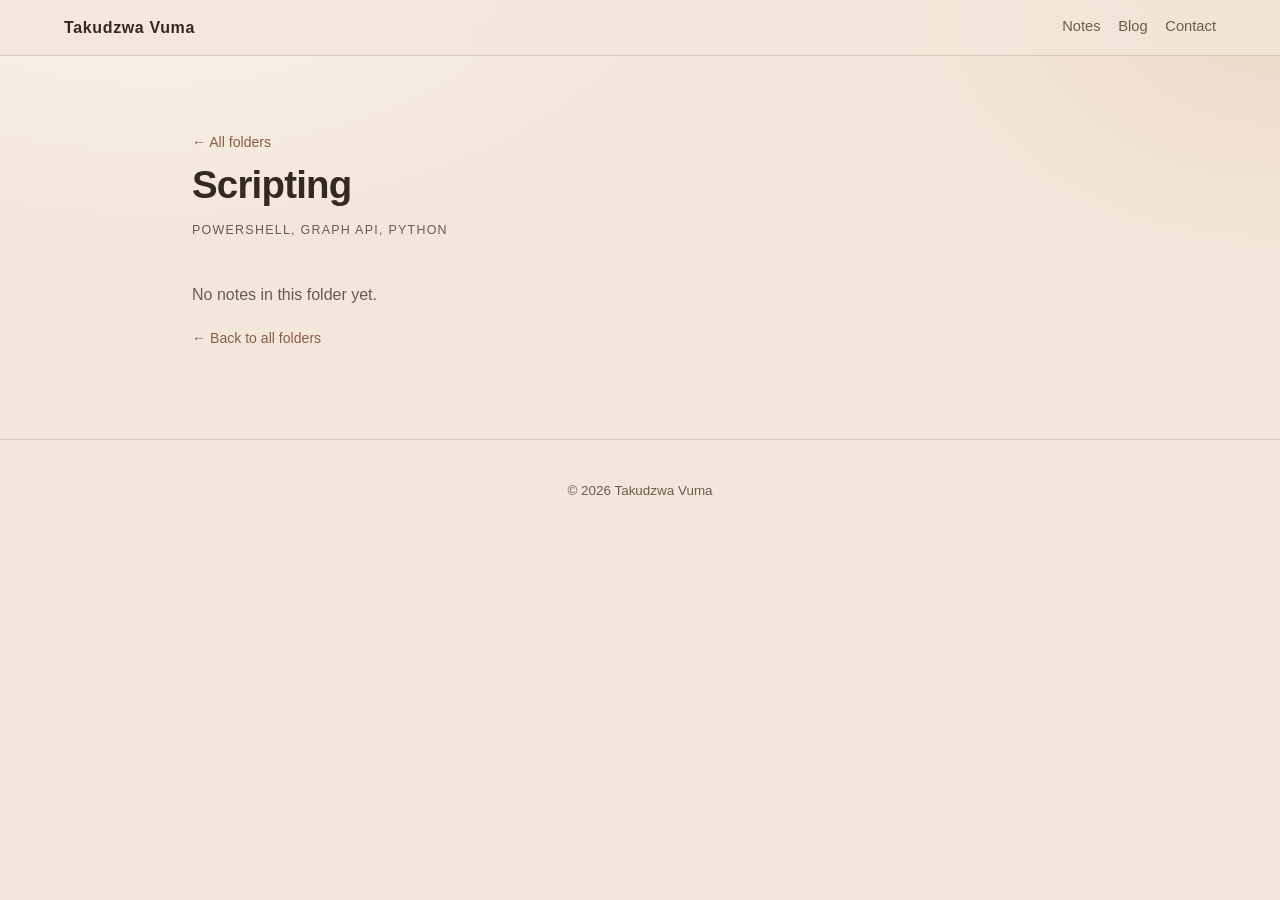
<file: notes/scripting.html>
<!DOCTYPE html>
<html lang="en">
<head>
<meta charset="utf-8" />
<meta name="viewport" content="width=device-width, initial-scale=1" />
<title>Scripting notes — Takudzwa Vuma</title>
<meta name="description" content="Scripting working notes by Takudzwa Vuma." />
<link rel="stylesheet" href="../styles.css" />
</head>
<body>

<header class="site-header">
  <a class="logo" href="../index.html">Takudzwa&nbsp;Vuma</a>
  <nav>
    <a href="../index.html#notes">Notes</a>
    <a href="../index.html#writing">Blog</a>
    <a href="../index.html#contact">Contact</a>
  </nav>
</header>

<main>
  <article class="post-body">
    <section>
      <div class="post-head">
        <a class="back-link" href="../index.html#notes">← All folders</a>
        <h1>Scripting</h1>
        <p class="post-meta">PowerShell, Graph API, Python</p>
      </div>

      <!-- NOTES:START -->
      <p class="empty">No notes in this folder yet.</p>
      <!-- NOTES:END -->

      <p><a class="back-link" href="../index.html#notes">← Back to all folders</a></p>
    </section>
  </article>
</main>

<footer>© <span id="year"></span> Takudzwa Vuma</footer>
<script src="../script.js"></script>
</body>
</html>
</file>
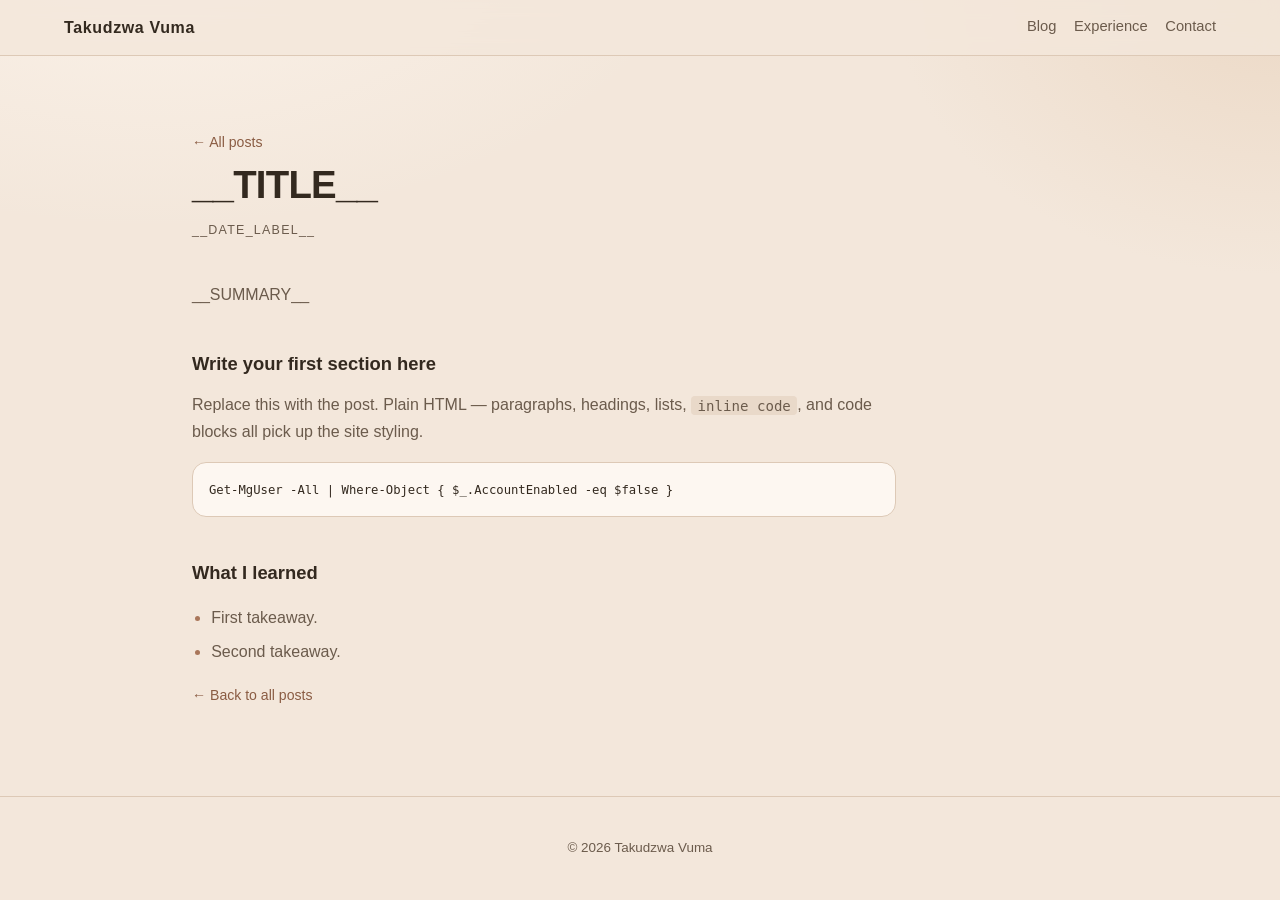
<file: posts/_template.html>
<!DOCTYPE html>
<html lang="en">
<head>
<meta charset="utf-8" />
<meta name="viewport" content="width=device-width, initial-scale=1" />
<title>__TITLE__ — Takudzwa Vuma</title>
<meta name="description" content="__SUMMARY__" />
<link rel="stylesheet" href="../styles.css" />
</head>
<body>

<header class="site-header">
  <a class="logo" href="../index.html">Takudzwa&nbsp;Vuma</a>
  <nav>
    <a href="../index.html#writing">Blog</a>
    <a href="../index.html#experience">Experience</a>
    <a href="../index.html#contact">Contact</a>
  </nav>
</header>

<main>
  <article class="post-body">
    <section>
      <div class="post-head">
        <a class="back-link" href="../index.html#writing">← All posts</a>
        <h1>__TITLE__</h1>
        <p class="post-meta">__DATE_LABEL__</p>
      </div>

      <p>__SUMMARY__</p>

      <h2>Write your first section here</h2>
      <p>
        Replace this with the post. Plain HTML — paragraphs, headings, lists,
        <code>inline code</code>, and code blocks all pick up the site styling.
      </p>

      <pre><code>Get-MgUser -All | Where-Object { $_.AccountEnabled -eq $false }</code></pre>

      <h2>What I learned</h2>
      <ul>
        <li>First takeaway.</li>
        <li>Second takeaway.</li>
      </ul>

      <p><a class="back-link" href="../index.html#writing">← Back to all posts</a></p>
    </section>
  </article>
</main>

<footer>© <span id="year"></span> Takudzwa Vuma</footer>
<script src="../script.js"></script>
</body>
</html>
</file>
<file: styles.css>
:root {
  --sand:      #f3e7db;
  --sand-deep: #e9d9c9;
  --shell:     #fdf7f1;
  --clay:      #a9765a;
  --clay-dark: #8a5c43;
  --ink:       #33291f;
  --ink-soft:  #6b5b4c;
  --line:      #ddc9b6;
  --radius:    14px;
}

* { box-sizing: border-box; }

html { scroll-behavior: smooth; scroll-padding-top: 5rem; }

body {
  margin: 0;
  background: var(--sand);
  background-image:
    radial-gradient(900px 500px at 12% -8%, #fbf2e9 0%, transparent 60%),
    radial-gradient(700px 500px at 100% 0%, #ecd9c6 0%, transparent 55%);
  background-attachment: fixed;
  color: var(--ink);
  font: 16px/1.7 ui-sans-serif, -apple-system, "Segoe UI", Roboto, Helvetica, sans-serif;
  -webkit-font-smoothing: antialiased;
}

/* ---------- header ---------- */
.site-header {
  position: sticky; top: 0; z-index: 20;
  display: flex; align-items: center; justify-content: space-between; gap: 1rem;
  flex-wrap: wrap;
  padding: .85rem clamp(1rem, 5vw, 4rem);
  background: rgba(243, 231, 219, .82);
  backdrop-filter: blur(10px);
  border-bottom: 1px solid var(--line);
}
.logo { font-weight: 700; letter-spacing: .04em; text-decoration: none; color: var(--ink); }
.site-header nav { display: flex; flex-wrap: wrap; gap: 1.1rem; }
.site-header nav a {
  color: var(--ink-soft); text-decoration: none; font-size: .92rem;
  padding-bottom: 2px; border-bottom: 1px solid transparent;
}
.site-header nav a:hover { color: var(--clay-dark); border-bottom-color: var(--clay); }

/* ---------- layout ---------- */
main { max-width: 64rem; margin: 0 auto; padding: 0 clamp(1rem, 5vw, 4rem); }
section { padding: 4.5rem 0; border-bottom: 1px solid var(--line); }
section:last-of-type { border-bottom: 0; }

h1 { font-size: clamp(2rem, 5.2vw, 3.1rem); line-height: 1.15; margin: 0 0 1.2rem; font-weight: 700; letter-spacing: -.02em; }
h1 span { color: var(--clay); }
h2 {
  font-size: .82rem; text-transform: uppercase; letter-spacing: .2em;
  color: var(--ink-soft); font-weight: 600; margin: 0 0 2rem;
}
h3 { font-size: 1.05rem; margin: 0; }
p { margin: 0 0 1rem; }
.lede { font-size: 1.1rem; color: var(--ink-soft); max-width: 42rem; }

/* ---------- hero ---------- */
.hero {
  padding-top: 5.5rem; border-bottom: 1px solid var(--line);
  display: grid; gap: 0 2.5rem; align-items: start;
  grid-template-columns: 1fr 210px;
  grid-template-areas:
    "eyebrow portrait"
    "name     portrait"
    "headline portrait"
    "title    portrait"
    "lede     portrait"
    "cta     portrait"
    "stats   stats";
}
.hero .eyebrow { grid-area: eyebrow; }
.hero h1 { grid-area: title; }
.hero .name { grid-area: name; }
.hero .lede { grid-area: lede; }
.hero .headline { grid-area: headline; }
.hero .cta-row { grid-area: cta; }
.hero .stat-row { grid-area: stats; }
.portrait {
  grid-area: portrait;
  width: 210px; height: 210px;
  display: block; overflow: hidden;
  border-radius: 50%;
  border: 4px solid var(--shell);
  outline: 1px solid var(--line);
  box-shadow: 0 14px 32px -18px rgba(51, 41, 31, .55);
  background: var(--sand-deep);
  margin-top: .25rem;
}
.portrait img {
  /* Source is 1066x1600 with the face centred near (46%, 25%).
     Scale to 160% of the circle, then offset so the face lands dead centre.
     Percentages keep the framing identical at every circle size. */
  display: block;
  width: 160%; height: auto;
  margin-left: -24%; margin-top: -10%;
}
.eyebrow {
  text-transform: uppercase; letter-spacing: .22em; font-size: .72rem;
  color: var(--clay-dark); font-weight: 600; margin-bottom: 1rem;
}
.cta-row { display: flex; flex-wrap: wrap; gap: .75rem; margin-top: 1.8rem; }
.cta {
  display: inline-block; padding: .7rem 1.5rem; border-radius: 999px;
  background: var(--clay); color: #fff; text-decoration: none;
  font-size: .93rem; font-weight: 500; border: 1px solid var(--clay);
  transition: background .15s ease;
}
.cta:hover { background: var(--clay-dark); border-color: var(--clay-dark); }
.cta.ghost { background: transparent; color: var(--clay-dark); }
.cta.ghost:hover { background: rgba(169, 118, 90, .1); }

.stat-row {
  list-style: none; padding: 0; margin: 3rem 0 0;
  display: grid; gap: 1rem; grid-template-columns: repeat(auto-fit, minmax(9.5rem, 1fr));
}
.stat-row li {
  background: var(--shell); border: 1px solid var(--line);
  border-radius: var(--radius); padding: 1.1rem 1.2rem;
}
.stat-row strong { display: block; font-size: 1.7rem; color: var(--clay-dark); line-height: 1.1; }
.stat-row span { font-size: .82rem; color: var(--ink-soft); }

/* ---------- about ---------- */
.two-col { display: grid; gap: 2rem; grid-template-columns: 1.4fr 1fr; align-items: start; }
.panel {
  background: var(--shell); border: 1px solid var(--line);
  border-radius: var(--radius); padding: 1.5rem;
}
.panel.wide { max-width: none; }
.panel h3 { margin-bottom: 1rem; }
.panel dl { margin: 0; display: grid; grid-template-columns: auto; gap: .1rem; }
.panel dt {
  font-size: .7rem; text-transform: uppercase; letter-spacing: .14em;
  color: var(--clay-dark); font-weight: 600; margin-top: .9rem;
}
.panel dt:first-child { margin-top: 0; }
.panel dd { margin: 0; font-size: .93rem; color: var(--ink-soft); }

/* ---------- skills ---------- */
.skill-grid { display: grid; gap: 1rem; grid-template-columns: repeat(auto-fit, minmax(15rem, 1fr)); }
.skill-card {
  background: var(--shell); border: 1px solid var(--line);
  border-radius: var(--radius); padding: 1.3rem;
}
.skill-card.featured {
  background: linear-gradient(160deg, #f6e6d7, #efd8c4);
  border-color: #d9bda3;
  grid-column: span 2;
}
.skill-card h3 { margin-bottom: .9rem; font-size: .97rem; }
.skill-card ul { list-style: none; padding: 0; margin: 0; display: flex; flex-wrap: wrap; gap: .4rem; }
.skill-card li {
  background: rgba(255, 255, 255, .65); border: 1px solid var(--line);
  border-radius: 999px; padding: .25rem .8rem; font-size: .84rem; color: var(--ink-soft);
}
.skill-card.featured li { background: rgba(255, 255, 255, .75); border-color: #dcc0a6; color: var(--ink); }

/* ---------- timeline ---------- */
.timeline { list-style: none; margin: 0; padding: 0 0 0 1.75rem; border-left: 2px solid var(--line); }
.timeline > li { position: relative; padding-bottom: 2.5rem; }
.timeline > li:last-child { padding-bottom: 0; }
.timeline > li::before {
  content: ""; position: absolute; left: calc(-1.75rem - 7px); top: .55rem;
  width: 12px; height: 12px; border-radius: 50%;
  background: var(--sand); border: 2px solid var(--clay);
}
.timeline > li.highlight::before { background: var(--clay); }
.role-head { display: flex; flex-wrap: wrap; gap: .5rem 1rem; align-items: baseline; justify-content: space-between; }
.when { font-size: .82rem; color: var(--ink-soft); white-space: nowrap; }
.org { font-size: .9rem; color: var(--clay-dark); margin: .15rem 0 .75rem; }
.timeline ul, .panel.wide ul, .card ul { margin: 0; padding-left: 1.1rem; }
.timeline li li, .panel.wide li, .card li { margin-bottom: .4rem; color: var(--ink-soft); font-size: .95rem; }
.timeline li li::marker, .panel.wide li::marker, .card li::marker { color: var(--clay); }

/* ---------- projects ---------- */
.grid { display: grid; gap: 1rem; grid-template-columns: repeat(auto-fit, minmax(18rem, 1fr)); }
.card {
  background: var(--shell); border: 1px solid var(--line);
  border-radius: var(--radius); padding: 1.4rem;
}
.card h3 { margin-bottom: .35rem; }
.stack { font-size: .82rem; color: var(--clay-dark); margin-bottom: .9rem; letter-spacing: .02em; }

.affil { margin: 1rem 0 0; font-size: .84rem; color: var(--ink-soft); }

/* ---------- contact ---------- */
.contact-links { display: flex; flex-wrap: wrap; gap: .6rem; margin-top: 1.5rem; }
.contact-links a {
  color: var(--clay-dark); text-decoration: none; font-size: .93rem;
  border: 1px solid var(--line); background: var(--shell);
  border-radius: 999px; padding: .5rem 1.1rem;
}
.contact-links a:hover { background: var(--sand-deep); }

footer {
  padding: 2.5rem clamp(1rem, 5vw, 4rem);
  color: var(--ink-soft); font-size: .84rem; text-align: center;
  border-top: 1px solid var(--line);
}

/* ---------- responsive ---------- */
@media (max-width: 720px) {
  .two-col { grid-template-columns: 1fr; }
  .skill-card.featured { grid-column: span 1; }
  section { padding: 3rem 0; }
  .hero {
    padding-top: 3.5rem;
    grid-template-columns: 1fr;
    grid-template-areas: "portrait" "eyebrow" "name" "headline" "title" "lede" "cta" "stats";
    gap: 0;
  }
  .portrait { width: 150px; height: 150px; margin: 0 0 1.5rem; }
}

@media (prefers-reduced-motion: reduce) {
  html { scroll-behavior: auto; }
}

/* ================= dashboard ================= */
.section-lede { margin-bottom: 2rem; }

.stat-strip {
  display: grid; gap: .75rem; margin-bottom: 1.25rem;
  grid-template-columns: repeat(auto-fit, minmax(8rem, 1fr));
}
.stat-strip div {
  background: var(--shell); border: 1px solid var(--line);
  border-radius: var(--radius); padding: .95rem 1.1rem;
}
.stat-strip strong { display: block; font-size: 1.55rem; line-height: 1.1; color: var(--clay-dark); }
.stat-strip span { font-size: .78rem; color: var(--ink-soft); }

.panel-head {
  display: flex; align-items: baseline; justify-content: space-between;
  gap: 1rem; flex-wrap: wrap; margin-bottom: 1.1rem;
}
.panel-head h3 { font-size: .95rem; }
.panel-note { font-size: .8rem; color: var(--ink-soft); }

.heatmap-panel { margin-bottom: 1rem; }
.heatmap-scroll { overflow-x: auto; padding-bottom: .5rem; }
#heatmap { display: block; min-width: 640px; }
.hm-label { font-size: 9px; fill: var(--ink-soft); }
.hm-cell { stroke: rgba(51, 41, 31, .06); }
.hm-l0 { fill: #e6d5c3; }
.hm-l1 { fill: #d4b193; }
.hm-l2 { fill: #c08b62; }
.hm-l3 { fill: #a9765a; }
.hm-l4 { fill: #7f5136; }

.legend {
  display: flex; align-items: center; gap: .3rem;
  font-size: .75rem; color: var(--ink-soft); margin-top: .6rem;
}
.legend i {
  width: 11px; height: 11px; border-radius: 2px; display: inline-block;
  border: 1px solid rgba(51, 41, 31, .06);
}
.legend .hm-l0 { background: #e6d5c3; }
.legend .hm-l1 { background: #d4b193; }
.legend .hm-l2 { background: #c08b62; }
.legend .hm-l3 { background: #a9765a; }
.legend .hm-l4 { background: #7f5136; }
.legend span:first-child { margin-right: .2rem; }
.legend span:last-child { margin-left: .2rem; }

.dash-grid { display: grid; gap: 1rem; grid-template-columns: 1fr 1fr; }
.dash-grid .span-2 { grid-column: span 2; }

.bar-list { list-style: none; margin: 0; padding: 0; }
.bar-list li { margin-bottom: 1rem; }
.bar-list li:last-child { margin-bottom: 0; }
.cat-row {
  display: flex; justify-content: space-between; gap: 1rem;
  font-size: .88rem; margin-bottom: .35rem;
}
.cat-hours { color: var(--ink-soft); white-space: nowrap; }
.bar { background: var(--sand-deep); border-radius: 999px; height: 7px; overflow: hidden; }
.bar i { display: block; height: 100%; background: var(--clay); border-radius: 999px; }

.feed { list-style: none; margin: 0; padding: 0; }
.feed li { display: flex; gap: .75rem; padding: .7rem 0; border-bottom: 1px solid var(--line); }
.feed li:last-child { border-bottom: 0; padding-bottom: 0; }
.feed .dot { width: 8px; height: 8px; border-radius: 50%; margin-top: .55rem; flex: none; }
.feed-title { margin: 0; font-size: .93rem; }
.feed-title a { color: var(--ink); }
.feed-meta { margin: .15rem 0 0; font-size: .8rem; color: var(--ink-soft); }
.feed .empty, .bar-list .empty {
  color: var(--ink-soft); font-size: .9rem; display: block; padding: .5rem 0; border: 0;
}
.empty code {
  background: var(--sand-deep); padding: .1rem .4rem;
  border-radius: 4px; font-size: .85em;
}

@media (max-width: 720px) {
  .dash-grid { grid-template-columns: 1fr; }
  .dash-grid .span-2 { grid-column: span 1; }
}

/* hero name + focus areas */
.name {
  font-size: 1.35rem; font-weight: 600; letter-spacing: .01em;
  color: var(--clay-dark); margin: 0 0 .2rem;
}
.headline {
  font-size: .95rem; color: var(--ink-soft);
  margin: 0 0 1.6rem; max-width: 38rem; line-height: 1.5;
}

/* ================= blog ================= */
.post-list {
  list-style: none; margin: 0; padding: 0;
  display: grid; gap: 1rem; grid-template-columns: repeat(auto-fit, minmax(18rem, 1fr));
}
.post-card { display: flex; }
.post-link {
  display: block; width: 100%;
  background: var(--shell); border: 1px solid var(--line);
  border-radius: var(--radius); padding: 1.4rem;
  text-decoration: none; color: var(--ink);
  transition: border-color .15s ease, transform .15s ease;
}
.post-link:hover { border-color: var(--clay); transform: translateY(-2px); }
.post-meta {
  font-size: .78rem; color: var(--ink-soft);
  text-transform: uppercase; letter-spacing: .1em; margin: 0 0 .5rem;
}
.post-link h3 { margin: 0 0 .5rem; font-size: 1.05rem; }
.post-summary { color: var(--ink-soft); font-size: .93rem; margin: 0; }
.post-tags { display: flex; flex-wrap: wrap; gap: .4rem; margin: .9rem 0 0; }
.post-tags span {
  font-size: .75rem; color: var(--clay-dark);
  background: var(--sand-deep); border-radius: 999px; padding: .2rem .7rem;
}

/* ---- individual post page ---- */
.post-body { max-width: 44rem; }
.post-body .post-head { margin-bottom: 2.5rem; }
.post-body h1 { font-size: clamp(1.7rem, 4vw, 2.4rem); margin: .5rem 0 .75rem; }
.post-body h2 {
  font-size: 1.15rem; text-transform: none; letter-spacing: 0;
  color: var(--ink); margin: 2.5rem 0 .75rem;
}
.post-body h3 { font-size: 1rem; margin: 2rem 0 .5rem; }
.post-body p, .post-body li { color: var(--ink-soft); }
.post-body ul, .post-body ol { padding-left: 1.2rem; }
.post-body li { margin-bottom: .4rem; }
.post-body li::marker { color: var(--clay); }
.post-body pre {
  background: var(--shell); border: 1px solid var(--line);
  border-radius: var(--radius); padding: 1rem; overflow-x: auto;
  font-size: .87rem; line-height: 1.55;
}
.post-body code {
  background: var(--sand-deep); padding: .1rem .4rem;
  border-radius: 4px; font-size: .88em;
}
.post-body pre code { background: none; padding: 0; }
.post-body blockquote {
  margin: 1.5rem 0; padding: .5rem 0 .5rem 1.2rem;
  border-left: 3px solid var(--clay); color: var(--ink-soft);
}
.post-body img { border-radius: var(--radius); border: 1px solid var(--line); }
.back-link { font-size: .88rem; color: var(--clay-dark); text-decoration: none; }
.back-link:hover { text-decoration: underline; }

/* ================= note folders ================= */
.folder-grid {
  list-style: none; margin: 0; padding: 0;
  display: grid; gap: 1.1rem; align-items: stretch;
  grid-template-columns: repeat(auto-fit, minmax(11.5rem, 1fr));
}
.folder {
  display: flex; flex-direction: column; height: 100%;
  text-decoration: none; color: var(--ink);
  filter: drop-shadow(0 10px 18px rgba(51, 41, 31, .13));
  transition: transform .16s ease;
}
.folder:hover { transform: translateY(-4px); }

/* the little tab along the top-left, like a manila folder */
.folder-tab {
  display: block; width: 46%; height: 17px; flex: none;
  background: linear-gradient(180deg, #e7d2ba, #e0c8ad);
  border: 1px solid #d3b799; border-bottom: 0;
  border-radius: 7px 12px 0 0;
  margin-bottom: -1px;
}
.folder-body {
  display: block; flex: 1; min-height: 8.5rem;
  background: linear-gradient(165deg, var(--shell), #f6e9dc);
  border: 1px solid var(--line);
  border-radius: 0 var(--radius) var(--radius) var(--radius);
  padding: .95rem 1rem 1rem;
}
.folder:hover .folder-body { border-color: var(--clay); }
.folder:hover .folder-tab { border-color: var(--clay); }

.folder-name { display: block; font-weight: 600; font-size: .97rem; margin-bottom: .3rem; }
.folder-summary { display: block; font-size: .8rem; color: var(--ink-soft); line-height: 1.45; }
.folder-count {
  display: inline-block; margin-top: .7rem;
  font-size: .72rem; letter-spacing: .08em; text-transform: uppercase;
  color: var(--clay-dark); background: var(--sand-deep);
  border-radius: 999px; padding: .18rem .6rem;
}

/* ---- topic note page ---- */
.note-entry { border-bottom: 1px solid var(--line); padding-bottom: 1.75rem; margin-bottom: 1.75rem; }
.note-entry:last-of-type { border-bottom: 0; }
</file>
